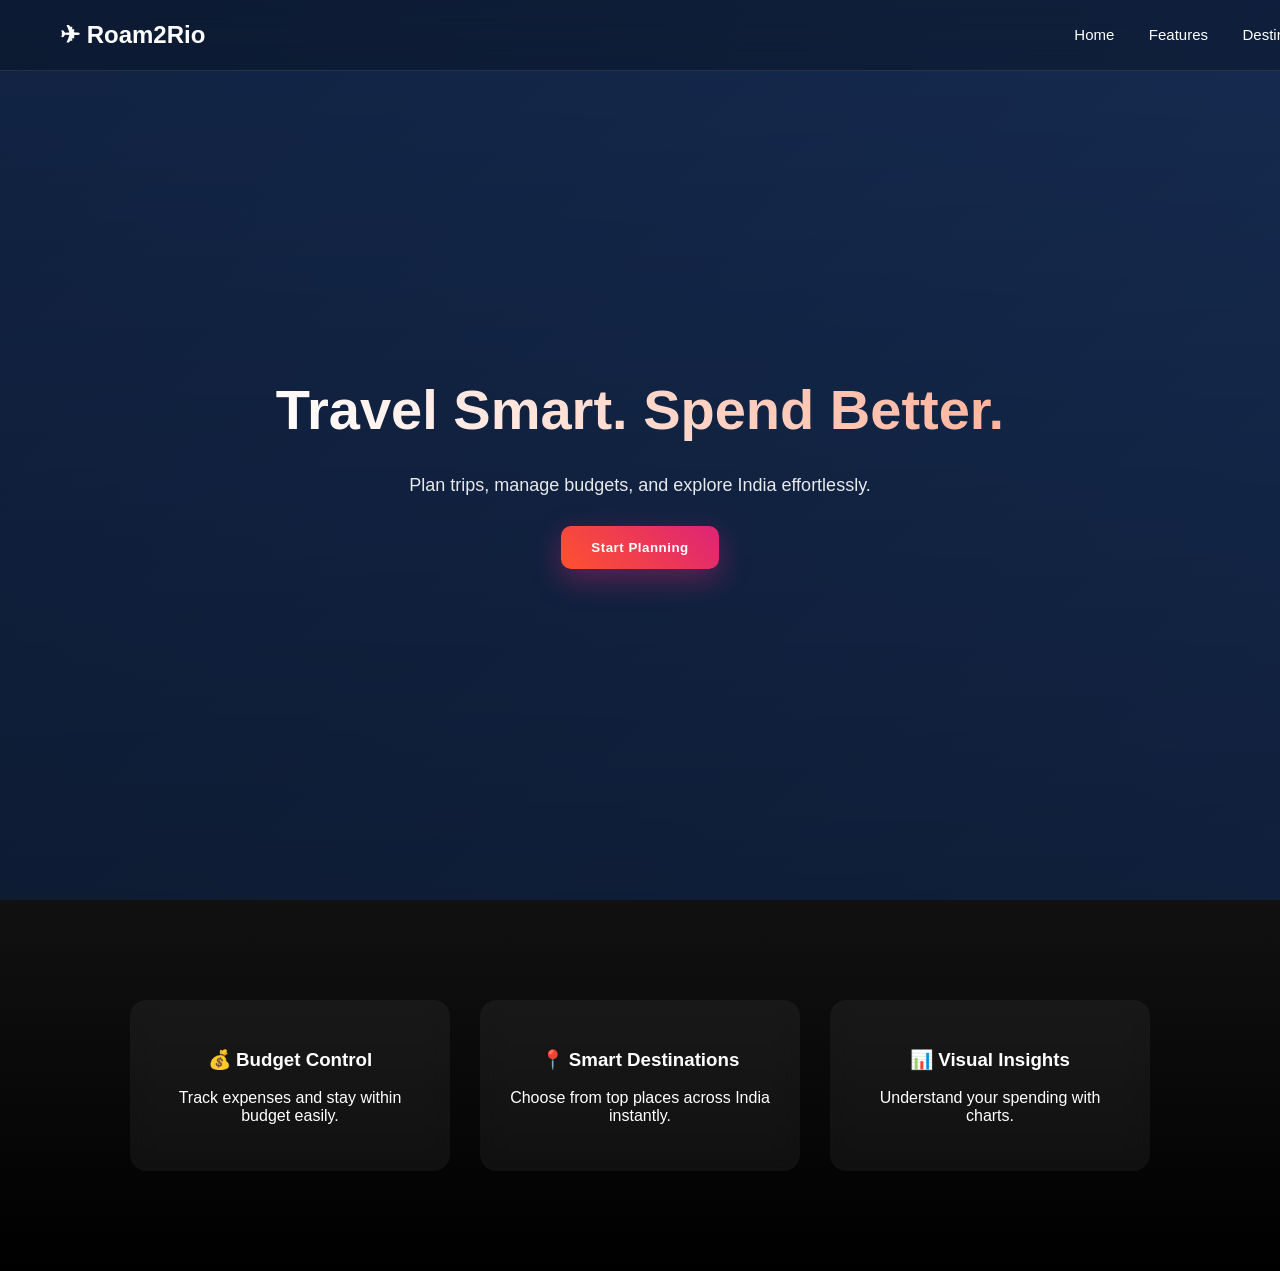
<file: index.html>
<!DOCTYPE html>
<html>
<head>
  <link href="https://fonts.googleapis.com/css2?family=Poppins:wght@300;400;600;700&display=swap" rel="stylesheet">
  <title>Roam2Rio</title>
  <link rel="stylesheet" href="style.css">
</head>

<body>

<!-- BACKGROUND -->
<div class="bg"></div>

<!-- HEADER -->
<header class="main-header">
  <div class="logo">✈ Roam2Rio</div>

  <nav class="nav-links">
    <a href="#">Home</a>
    <a href="#">Features</a>
    <a href="#">Destinations</a>
  </nav>

  
</header>

<!-- HERO -->
<section class="hero">
  <h1>Travel Smart. Spend Better.</h1>
  <p>Plan trips, manage budgets, and explore India effortlessly.</p>

  <div class="hero-buttons">
    <button class="primary-btn" onclick="startPlanning()">Start Planning</button>
    
    
  </div>
</section>

<!-- FEATURES -->
<section class="features">

  <div class="feature-card">
    <h3>💰 Budget Control</h3>
    <p>Track expenses and stay within budget easily.</p>
  </div>

  <div class="feature-card">
    <h3>📍 Smart Destinations</h3>
    <p>Choose from top places across India instantly.</p>
  </div>

  <div class="feature-card">
    <h3>📊 Visual Insights</h3>
    <p>Understand your spending with charts.</p>
  </div>

</section>

<script src="script.js"></script>
</body>
</html>
</file>
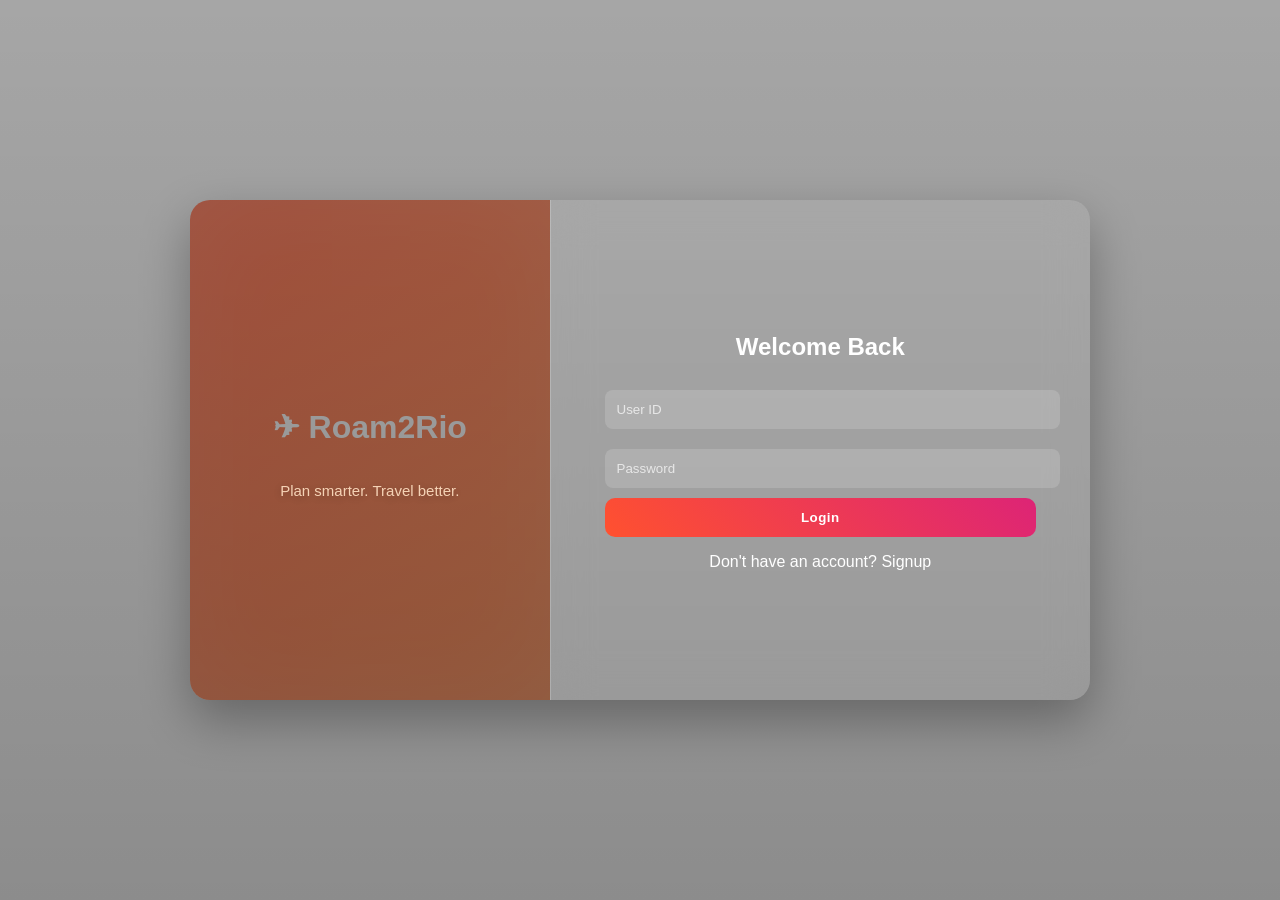
<file: signup.html>
<!DOCTYPE html>
<html>
<head>
  <title>Signup Page</title>
  <link rel="stylesheet" href="style.css">
</head>

<body class="signup-body">

<div class="auth-container">

  <!-- LEFT SIDE -->
  <div class="auth-left">
    <h1>✈ Roam2Rio</h1>
    <p>Plan smarter. Travel better.</p>
  </div>

  <!-- RIGHT SIDE -->
  <div class="auth-box">

    <!-- LOGIN -->
    <div id="loginForm">
      <h2>Welcome Back</h2>

      <input type="text" id="loginUserId" placeholder="User ID">
      <input type="password" id="loginPassword" placeholder="Password">

      <button id="loginBtn" class="btn-primary">Login</button>

      <p>Don't have an account? <span onclick="showSignup()">Signup</span></p>
    </div>

    <!-- SIGNUP -->
    <div id="signupForm" style="display:none;">
      <h2>Create Account</h2>

      <input type="text" id="firstName" placeholder="First Name">
      <input type="text" id="lastName" placeholder="Last Name">
      <input type="tel" id="phone" placeholder="Phone Number">
      <input type="text" id="userId" placeholder="User ID">
      <input type="password" id="password" placeholder="Password">

      <button id="signupBtn" class="btn-primary">Signup</button>

      <p>Already have an account? <span onclick="showLogin()">Login</span></p>
    </div>

  </div>

</div>

<script src="script.js"></script>
</body>
</html>
</file>
<file: style.css>
body {
  margin: 0;
  font-family: Arial, sans-serif;
}

/* BACKGROUND */
.bg {
  position: fixed;
  width: 100%;
  height: 100%;
  background: url("https://images.unsplash.com/photo-1507525428034-b723cf961d3e") no-repeat center/cover;
  filter: brightness(0.7);
  z-index: -1;
}

/* LOGIN BOX */
.login-box {
  width: 320px;
  margin: 120px auto;
  padding: 30px;
  text-align: center;
  border-radius: 15px;
  background: rgba(255,255,255,0.15);
  backdrop-filter: blur(15px);
  color: white;
}


input {
  width: 100%;
  padding: 10px;
  margin: 10px 0;
}
.auth-box input {
  background: rgba(255,255,255,0.15);
  color: white;
}

.auth-box input::placeholder {
  color: rgba(255,255,255,0.7);
}

button {
  width: 100%;
  padding: 12px;
  border: none;
  border-radius: 8px;

  background: linear-gradient(45deg, #ff7e5f, #ff7e5f);
  color: white;

  font-weight: bold;
  letter-spacing: 0.5px;

  cursor: pointer;
  transition: all 0.3s ease;
}

button:hover {
  transform: translateY(-2px);
  box-shadow: 0 8px 20px rgba(0,0,0,0.3);
}



/* ================= AUTH PRO UI ================= */

.auth-body {
  margin: 0;
  font-family: Arial, sans-serif;
  height: 100vh;
  background: linear-gradient(135deg, #ff512f, #ff522fda);
  display: flex;
  justify-content: center;
  align-items: center;
}

.auth-container {
  width: 900px;
  height: 500px;
  display: flex;
  border-radius: 20px;
  overflow: hidden;
  box-shadow: 0 20px 50px rgba(0,0,0,0.3);
}

.auth-left {
  width: 40%;
  background: linear-gradient(45deg, #ff512f, #dd2476);
  color: white;
  display: flex;
  flex-direction: column;
  justify-content: center;
  align-items: center;
}

.auth-box {
  width: 60%;
  background: rgba(255,255,255,0.1);
  backdrop-filter: blur(15px);
  display: flex;
  justify-content: center;
  align-items: center;
}

.auth-box div {
  width: 80%;
  text-align: center;
}

.auth-box h2 {
  color: white;
}

.auth-box input {
  width: 100%;
  padding: 12px;
  margin: 10px 0;
  border-radius: 8px;
  border: none;
}

.btn-primary {
  width: 100%;
  padding: 12px;
  border-radius: 8px;
  border: none;
  background: linear-gradient(45deg, #ff512f, #dd2476);
  color: white;
  cursor: pointer;
  transition: 0.3s;
}

.btn-primary {
  width: 100%;
  padding: 12px;
  border-radius: 10px;
  border: none;

  background: linear-gradient(45deg, #ff512f, #dd2476);

  font-weight: bold;
  letter-spacing: 0.5px;

  cursor: pointer;
  transition: all 0.3s ease;
}

.btn-primary:hover {
  transform: translateY(-2px) scale(1.03);
  box-shadow: 0 10px 25px rgba(0,0,0,0.3);
}
.signup-body {
  margin: 0;
  height: 100vh;
  overflow: hidden;

  background: url("https://images.unsplash.com/photo-1501785888041-af3ef285b470") no-repeat center/cover;

  display: flex;
  justify-content: center;
  align-items: center;
  position: relative;

  animation: zoomBg 20s ease-in-out infinite alternate;
}
@keyframes zoomBg {
  0% {
    background-size: 100%;
  }
  100% {
    background-size: 110%;
  }
}

.signup-body::before {
  content: "";
  position: absolute;
  width: 100%;
  height: 100%;

  background: linear-gradient(
  rgba(0,0,0,0.35),
  rgba(0,0,0,0.45)

  );

  top: 0;
  left: 0;
  z-index: 0;
}
.auth-box {
  width: 60%;
  background: rgba(255,255,255,0.08);
  backdrop-filter: blur(20px);
  -webkit-backdrop-filter: blur(20px);

  border-left: 1px solid rgba(255,255,255,0.2);

  display: flex;
  justify-content: center;
  align-items: center;
}
.auth-left {
  width: 40%;
  background: linear-gradient(135deg, #ff7e5f, #ff9966);
  color: white;

  display: flex;
  flex-direction: column;
  justify-content: center;
  align-items: center;

  box-shadow: inset 0 0 100px rgba(255,255,255,0.1);
}
.hero h1 {
  font-size: 60px;
  font-weight: 700;

  background: linear-gradient(45deg, #ffffff, #ffb199);
  background-clip: text;
  color: transparent;

  margin-bottom: 15px;
}
.logo-icon {
  color: #ff512f;
  text-shadow: 0 0 15px rgba(255,80,47,0.7);
}
.auth-left p {
  opacity: 0.9;
  font-size: 15px;

  color: #ffe0c3;

  text-shadow: 0 2px 10px rgba(0,0,0,0.3);
}
.auth-left h1:hover {
  transform: scale(1.03);
  transition: 0.3s;
}
/* HEADER */
.main-header {
  position: fixed;
  top: 0;
  width: 100%;
  height: 70px;

  display: flex;
  justify-content: space-between;
  align-items: center;

  padding: 0 60px;

  background: rgba(0,0,0,0.25);
  backdrop-filter: blur(15px);

  border-bottom: 1px solid rgba(255,255,255,0.1);

  z-index: 10;
}

  

/* LOGO */
.logo {
  font-size: 22px;
  font-weight: bold;
  color: white;
}

/* NAV */
.nav-links a {
  margin: 0 15px;
  color: white;
  text-decoration: none;
  font-size: 15px;
  transition: 0.3s;
}

.nav-links a:hover {
  color: #ffb199;
}

/* BUTTON */
.header-btn {
  padding: 10px 18px;
  border-radius: 8px;
  border: none;

  background: linear-gradient(45deg, #ff7e5f, #feb47b);
  color: white;

  cursor: pointer;
  transition: 0.3s;
}

.header-btn:hover {
  transform: scale(1.05);
}
/* ===== RESET ===== */
body {
  margin: 0;
  font-family: 'Poppins', sans-serif;
}

/* ===== BACKGROUND ===== */
.bg {
  position: fixed;
  width: 100%;
  height: 100%;
  background: url("https://images.unsplash.com/photo-1501785888041-af3ef285b470") no-repeat center/cover;
  z-index: -2;
  animation: zoomBg 20s ease-in-out infinite alternate;
}

.bg::after {
  content: "";
  position: absolute;
  width: 100%;
  height: 100%;
  background: linear-gradient(
    rgba(0,0,0,0.4),
    rgba(0,0,0,0.6)
  );
}

/* ===== HEADER ===== */
.main-header {
  position: fixed;
  top: 0;
  width: 100%;
  height: 70px;

  display: flex;
  justify-content: space-between;
  align-items: center;

  padding: 0 60px;

  background: rgba(0,0,0,0.25);
  backdrop-filter: blur(15px);

  border-bottom: 1px solid rgba(255,255,255,0.1);

  z-index: 10;
}

.logo {
  font-size: 24px;
  font-weight: bold;
  color: white;
}

.nav-links a {
  margin: 0 15px;
  color: white;
  text-decoration: none;
  transition: 0.3s;
}

.nav-links a:hover {
  color: #ffb199;
}

/* ===== HERO ===== */
.hero {
  height: 100vh;
  display: flex;
  flex-direction: column;
  justify-content: center;
  align-items: center;
  color: white;
  text-align: center;
  position: relative;
}

.hero h1 {
  font-size: 56px;
  margin-bottom: 15px;
}

.hero p {
  font-size: 18px;
  margin-bottom: 30px;
  opacity: 0.9;
}

/* ===== BUTTONS ===== */
.primary-btn {
  padding: 14px 30px;
  border-radius: 10px;
  border: none;

  background: linear-gradient(45deg, #ff512f, #dd2476);

  color: white;
  font-weight: bold;

  cursor: pointer;
  transition: all 0.3s ease;

  box-shadow: 0 10px 30px rgba(221,36,118,0.4);
}

.primary-btn:hover {
  transform: translateY(-3px) scale(1.05);
  box-shadow: 0 15px 40px rgba(221,36,118,0.6);
}


.secondary-btn {
  padding: 14px 30px;
  border-radius: 8px;
  border: 2px solid white;
  background: transparent;
  color: white;
  margin-left: 10px;
  cursor: pointer;
}

/* ===== FEATURES ===== */
.features {
  display: flex;
  justify-content: center;
  gap: 30px;
  padding: 100px 20px;

  background: linear-gradient(180deg, #111, #000);
}

.feature-card {
  width: 260px;
  padding: 30px;

  background: rgba(255,255,255,0.05);
  border-radius: 16px;

  text-align: center;
  color: white;

  backdrop-filter: blur(10px);

  transition: all 0.3s ease;
}

.feature-card:hover {
  transform: translateY(-12px) scale(1.03);
  background: rgba(255,255,255,0.1);
}

/* ===== ANIMATION ===== */
@keyframes zoomBg {
  0% { background-size: 100%; }
  100% { background-size: 110%; }
}
.hero h1 {
  animation: fadeUp 1s ease;
}

.hero p {
  animation: fadeUp 1.5s ease;
}

@keyframes fadeUp {
  from {
    opacity: 0;
    transform: translateY(30px);
  }
  to {
    opacity: 1;
    transform: translateY(0);
  }
}
.hero-buttons {
  display: flex;
  justify-content: center;
}
.grid {
  display: flex;
  flex-wrap: wrap;
  gap: 20px;
  justify-content: center;
}



.place-grid {
  display: flex;
  flex-wrap: wrap;
  gap: 20px;
}

.place-card {
  width: 180px;
  background: white;
  border-radius: 10px;
  overflow: hidden;
}

.place-card {
  background: rgba(255,255,255,0.1);
  color: white;

  backdrop-filter: blur(10px);
  transition: 0.3s;
}

.place-card:hover {
  transform: scale(1.05);
}
h2, h3 {
  text-align: center;
}
.card img,
.place-card img {
  width: 100%;
  height: 130px;
  object-fit: cover;
}
body {
  margin: 0;
  font-family: 'Segoe UI', sans-serif;
  background: linear-gradient(135deg, #1e3c72, #2a5298);
  color: white;
}

.title {
  text-align: center;
  margin: 20px;
}

/* SEARCH */
#search {
  display: block;
  margin: 10px auto;
  padding: 10px;
  width: 250px;
  border-radius: 8px;
  border: none;
}

/* FILTER */
.filters {
  text-align: center;
  margin-bottom: 15px;
}

.filters button {
  margin: 5px;
  padding: 8px 15px;
  border-radius: 8px;
  border: none;
  cursor: pointer;
}

/* GRID */
.grid {
  display: flex;
  flex-wrap: wrap;
  justify-content: center;
  gap: 20px;
}

.card {
  width: 200px;
  background: rgba(255,255,255,0.1);
  border-radius: 12px;
  overflow: hidden;
  cursor: pointer;
  backdrop-filter: blur(10px);
  transition: 0.3s;
}

.card img {
  width: 100%;
  height: 130px;
  object-fit: cover;
}

.card p {
  text-align: center;
  padding: 10px;
}

.card:hover {
  transform: scale(1.05);
}

/* DETAILS */
#details {
  width: 90%;
  margin: 30px auto;
}

.place-grid {
  display: flex;
  flex-wrap: wrap;
  gap: 15px;
}

.place-card {
  width: 180px;
  background: rgba(255,255,255,0.1);
  border-radius: 10px;
  overflow: hidden;
}

.place-card img {
  width: 100%;
  height: 120px;
}

.place-card p {
  text-align: center;
  padding: 5px;
}
/* ===== NEW PLANNER UI ===== */

.grid {
  display: flex;
  flex-wrap: wrap;
  justify-content: center;
  gap: 20px;
}

.card {
  width: 200px;
  background: rgba(255,255,255,0.1);
  border-radius: 12px;
  overflow: hidden;
  cursor: pointer;
  backdrop-filter: blur(10px);
  transition: 0.3s;
}

.card img {
  width: 100%;
  height: 130px;
  object-fit: cover;
}

.card p {
  text-align: center;
  padding: 10px;
}

.card:hover {
  transform: scale(1.05);
}

.place-grid {
  display: flex;
  flex-wrap: wrap;
  gap: 15px;
}

.place-card {
  width: 180px;
  background: rgba(255,255,255,0.1);
  border-radius: 10px;
  overflow: hidden;
}

.place-card img {
  width: 100%;
  height: 120px;
}

.place-card p {
  text-align: center;
  padding: 5px;
}
body {
  background: linear-gradient(135deg, #1e3c72, #2a5298);
}
/* ===== COMPACT BUTTON STYLE ===== */

.filters button,
.budget-box button {
  width: auto;                 /* remove full width */
  padding: 8px 16px;          /* smaller size */
  margin: 5px;
  border-radius: 20px;        /* pill shape */
  border: none;
  cursor: pointer;

  background: rgba(255,255,255,0.15);
  color: white;

  backdrop-filter: blur(10px);
  transition: 0.3s;
}

/* hover effect */
.filters button:hover,
.budget-box button:hover {
  background: #ff7e5f;
  transform: scale(1.05);
}
.filters {
  text-align: center;
}

.budget-box {
  text-align: center;
  margin-top: 20px;
}
.budget-box input {
  width: 180px;
  padding: 8px;
  margin: 5px;
  border-radius: 8px;
  border: none;
}
</file>
